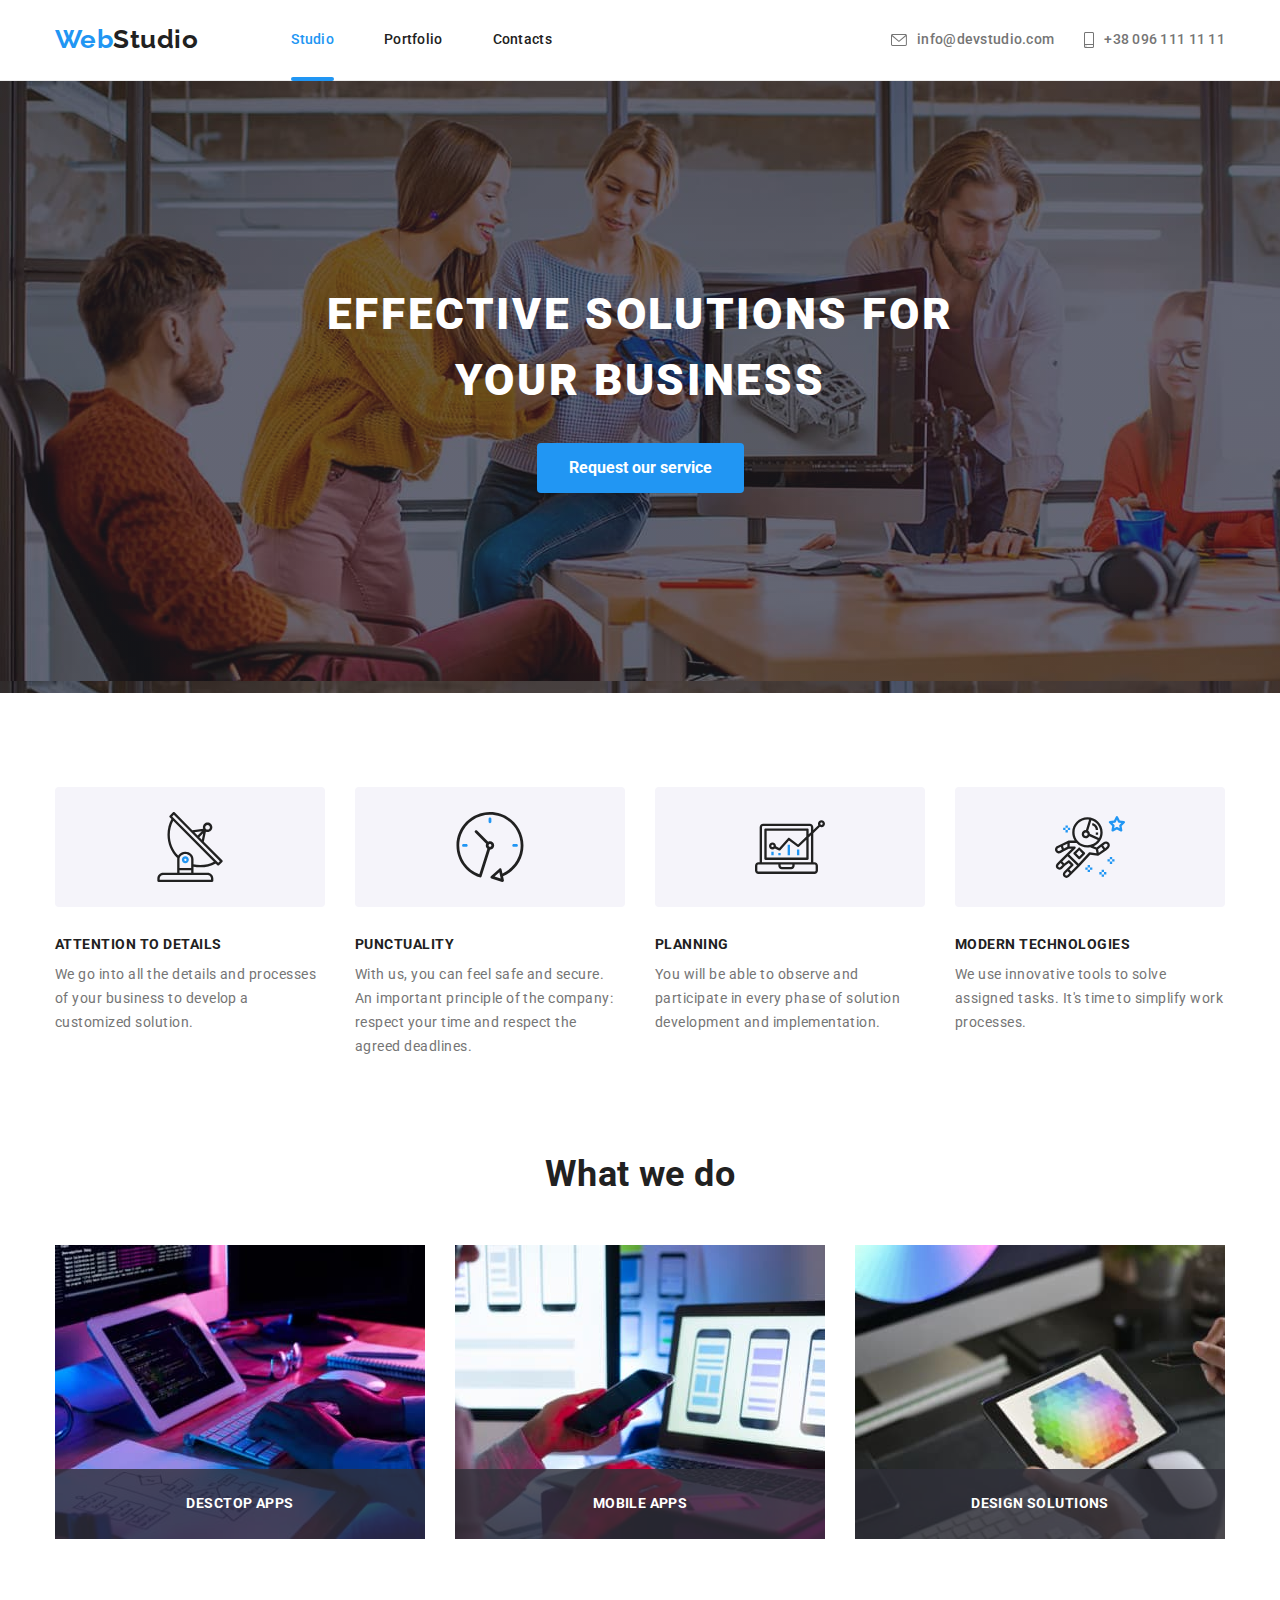
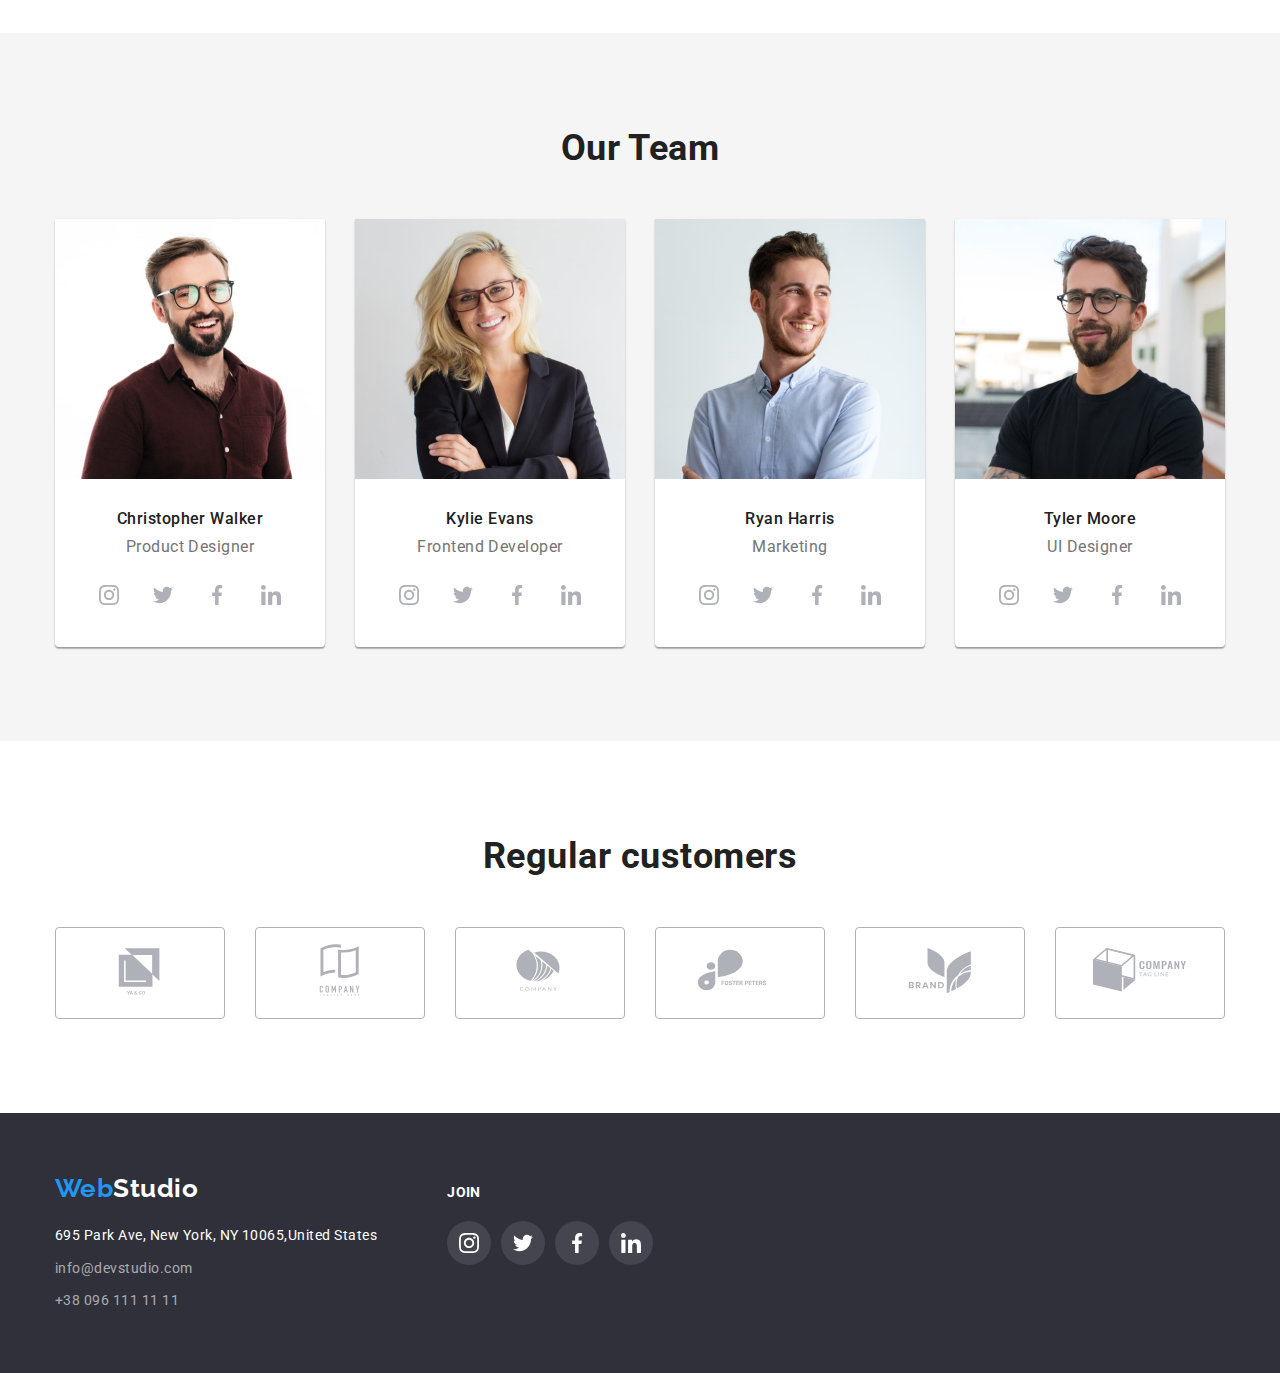
<file: index.html>
<!DOCTYPE html>
<html lang="en">
    <head>
        <meta charset="UTF-8" />
        <meta http-equiv="X-UA-Compatible" content="IE=edge" />
        <meta name="viewport" content="width=device-width, initial-scale=1.0" />
        <meta name="description" content="Ефективні рішення для вашого бізнесу" />
        <link rel="preconnect" href="https://fonts.googleapis.com" />
        <link rel="preconnect" href="https://fonts.gstatic.com" crossorigin />
        <link
            href="https://fonts.googleapis.com/css2?family=Raleway:wght@700&family=Roboto:wght@400;500;700;900&display=swap"
            rel="stylesheet"
        />
        <link
            rel="stylesheet"
            href="https://cdnjs.cloudflare.com/ajax/libs/modern-normalize/1.1.0/modern-normalize.css"
            integrity="sha512-Y0MM+V6ymRKN2zStTqzQ227DWhhp4Mzdo6gnlRnuaNCbc+YN/ZH0sBCLTM4M0oSy9c9VKiCvd4Jk44aCLrNS5Q=="
            crossorigin="anonymous"
            referrerpolicy="no-referrer"
        />
        <link rel="stylesheet" href="./css/styles.css " />
        <title>WebStudio</title>
    </head>
    <body>
        <header class="page-header">
            <div class="container page-header__container flex-container">
                <nav class="nav page-header__nav flex-container">
                    <a href="./index.html" class="nav__logo logo"> <span class="logo__label">Web</span>Studio</a>
                    <ul class="nav__list flex-container">
                        <li class="nav__item">
                            <a href="#" class="nav__link nav--current">Studio</a>
                        </li>
                        <li class="nav__item">
                            <a href="./portfolio.html" class="nav__link">Portfolio</a>
                        </li>
                        <li class="nav__item">
                            <a href="" class="nav__link">Contacts</a>
                        </li>
                    </ul>
                </nav>

                <ul class="contacts page-header__contacts flex-container">
                    <li class="contacts__item">
                        <a href="mailto:info@devstudio.com" class="contacts__link flex-container">
                            <svg width="16" height="12" class="contacts__icon" width="16" height="12">
                                <use href="./images/iconn.svg#icon-envelope"></use>
                            </svg>
                            info@devstudio.com
                        </a>
                    </li>
                    <li class="contacts__item">
                        <a href="tel:+380961111111" class="contacts__link flex-container">
                            <svg class="contacts__icon" width="10" height="16">
                                <use href="./images/iconn.svg#icon-smartphone"></use>
                            </svg>
                            +38 096 111 11 11
                        </a>
                    </li>
                </ul>
            </div>
        </header>

        <main>
            <section class="preview">
                <div class="preview__image-wrapper">
                    <div class="container preview__container">
                        <h1 class="preview__title">EFFECTIVE SOLUTIONS FOR YOUR BUSINESS</h1>
                        <button class="preview__button" type="button" data-modal-open>Request our service</button>
                    </div>
                </div>
            </section>
            <section class="advantages section">
                <div class="container">
                    <h2 class="visually-hidden">Advantages</h2>
                    <ul class="advantages__list flex-container">
                        <li class="advantages__item">
                            <div class="advantages__icon flex-container">
                                <svg width="70" height="70"><use href="./images/iconn.svg#icon-antenna"></use></svg>
                            </div>
                            <h3 class="advantages__title">ATTENTION TO DETAILS</h3>
                            <p class="advantages__subtitle">
                                We go into all the details and processes of your business to develop a customized
                                solution.
                            </p>
                        </li>
                        <li class="advantages__item">
                            <div class="advantages__icon flex-container">
                                <svg width="70" height="70"><use href="./images/iconn.svg#icon-clock"></use></svg>
                            </div>
                            <h3 class="advantages__title">PUNCTUALITY</h3>
                            <p class="advantages__subtitle">
                                With us, you can feel safe and secure. An important principle of the company: respect
                                your time and respect the agreed deadlines.
                            </p>
                        </li>
                        <li class="advantages__item">
                            <div class="advantages__icon flex-container">
                                <svg width="70" height="70"><use href="./images/iconn.svg#icon-diagram"></use></svg>
                            </div>
                            <h3 class="advantages__title">PLANNING</h3>
                            <p class="advantages__subtitle">
                                You will be able to observe and participate in every phase of solution development and
                                implementation.
                            </p>
                        </li>
                        <li class="advantages__item">
                            <div class="advantages__icon flex-container">
                                <svg width="70" height="70">
                                    <use href="./images/iconn.svg#icon-astronaut"></use>
                                </svg>
                            </div>
                            <h3 class="advantages__title">MODERN TECHNOLOGIES</h3>
                            <p class="advantages__subtitle">
                                We use innovative tools to solve assigned tasks. It's time to simplify work processes.
                            </p>
                        </li>
                    </ul>
                </div>
            </section>
            <section class="work section">
                <div class="container">
                    <h2 class="work__title title--style">What we do</h2>
                    <ul class="work__list flex-container">
                        <li class="work__item">
                            <div class="work__photo-wrapper">
                                <img
                                    class="work__photo"
                                    src="./images/img1.jpg"
                                    alt="work with a computer"
                                    width="370"
                                    height="295"
                                />

                                <div class="work__description">
                                    <p class="work__description-style">Desctop apps</p>
                                </div>
                            </div>
                        </li>
                        <li class="work__item">
                            <div class="work__photo-wrapper">
                                <img
                                    class="work__photo"
                                    src="./images/img2.jpg"
                                    alt="work with interface"
                                    width="370"
                                    height="295"
                                />

                                <div class="work__description">
                                    <p class="work__description-style">Mobile apps</p>
                                </div>
                            </div>
                        </li>
                        <li class="work__item">
                            <div class="work__photo-wrapper">
                                <img
                                    class="work__photo"
                                    src="./images/img3.jpg"
                                    alt="design"
                                    width="370"
                                    height="295"
                                />

                                <div class="work__description">
                                    <p class="work__description-style">Design solutions</p>
                                </div>
                            </div>
                        </li>
                    </ul>
                </div>
            </section>
            <section class="workers section">
                <h2 class="workers__title title--style">Our Team</h2>
                <div class="container">
                    <ul class="workers__list flex-container">
                        <li class="workers__item">
                            <div class="workers__picture">
                                <img
                                    src="./images/workers/img(11).jpg"
                                    alt="Christopher Walker"
                                    width="270"
                                    height="260"
                                />
                            </div>
                            <div class="workers__text-wrapper">
                                <h3 class="workers__name">Christopher Walker</h3>
                                <p class="workers__profession">Product Designer</p>

                                <ul class="social-list workers__social-list flex-container">
                                    <li class="social-item workers__social-item">
                                        <a
                                            class="social-link workers__social-link flex-container"
                                            href="#"
                                            target="_blank"
                                            aria-label="instagram"
                                        >
                                            <svg class="social-icon workers__social-icon" width="20" height="20">
                                                <use href="./images/iconn.svg#icon-instagram"></use>
                                            </svg>
                                        </a>
                                    </li>
                                    <li class="social-item workers__social-item">
                                        <a
                                            class="social-link workers__social-link flex-container"
                                            href="#"
                                            target="_blank"
                                            aria-label="twitter"
                                        >
                                            <svg class="social-icon workers__social-icon" width="20" height="20">
                                                <use href="./images/iconn.svg#icon-twitter"></use>
                                            </svg>
                                        </a>
                                    </li>
                                    <li class="social-item workers__social-item">
                                        <a
                                            class="social-link workers__social-link flex-container"
                                            href="#"
                                            target="_blank"
                                            aria-label="facebook"
                                        >
                                            <svg class="social-icon workers__social-icon" width="20" height="20">
                                                <use href="./images/iconn.svg#icon-facebook"></use>
                                            </svg>
                                        </a>
                                    </li>
                                    <li class="social-item workers__social-item">
                                        <a
                                            class="social-link workers__social-link flex-container"
                                            href="#"
                                            target="_blank"
                                            aria-label="linkedin"
                                        >
                                            <svg class="social-icon workers__social-icon" width="20" height="20">
                                                <use href="./images/iconn.svg#icon-linkedin"></use>
                                            </svg>
                                        </a>
                                    </li>
                                </ul>
                            </div>
                        </li>
                        <li class="workers__item">
                            <div class="workers__picture">
                                <img
                                    src="./images/workers/img(12).jpg"
                                    alt="Christopher Walker"
                                    width="270"
                                    height="260"
                                />
                            </div>
                            <div class="workers__text-wrapper">
                                <h3 class="workers__name">Kylie Evans</h3>
                                <p class="workers__profession">Frontend Developer</p>

                                <ul class="social-list workers__social-list flex-container">
                                    <li class="social-item workers__social-item">
                                        <a
                                            class="social-link workers__social-link flex-container"
                                            href="#"
                                            target="_blank"
                                            aria-label="instagram"
                                        >
                                            <svg class="social-icon workers__social-icon" width="20" height="20">
                                                <use href="./images/iconn.svg#icon-instagram"></use>
                                            </svg>
                                        </a>
                                    </li>
                                    <li class="social-item workers__social-item">
                                        <a
                                            class="social-link workers__social-link flex-container"
                                            href="#"
                                            target="_blank"
                                            aria-label="twitter"
                                        >
                                            <svg class="social-icon workers__social-icon" width="20" height="20">
                                                <use href="./images/iconn.svg#icon-twitter"></use>
                                            </svg>
                                        </a>
                                    </li>
                                    <li class="social-item workers__social-item">
                                        <a
                                            class="social-link workers__social-link flex-container"
                                            href="#"
                                            target="_blank"
                                            aria-label="facebook"
                                        >
                                            <svg class="social-icon workers__social-icon" width="20" height="20">
                                                <use href="./images/iconn.svg#icon-facebook"></use>
                                            </svg>
                                        </a>
                                    </li>
                                    <li class="social-item workers__social-item">
                                        <a
                                            class="social-link workers__social-link flex-container"
                                            href="#"
                                            target="_blank"
                                            aria-label="linkedin"
                                        >
                                            <svg class="social-icon workers__social-icon" width="20" height="20">
                                                <use href="./images/iconn.svg#icon-linkedin"></use>
                                            </svg>
                                        </a>
                                    </li>
                                </ul>
                            </div>
                        </li>
                        <li class="workers__item">
                            <div class="workers__picture">
                                <img
                                    src="./images/workers/img(13).jpg"
                                    alt="Christopher Walker"
                                    width="270"
                                    height="260"
                                />
                            </div>
                            <div class="workers__text-wrapper">
                                <h3 class="workers__name">Ryan Harris</h3>
                                <p class="workers__profession">Marketing</p>

                                <ul class="social-list workers__social-list flex-container">
                                    <li class="social-item workers__social-item">
                                        <a
                                            class="social-link workers__social-link flex-container"
                                            href="#"
                                            target="_blank"
                                            aria-label="instagram"
                                        >
                                            <svg class="social-icon workers__social-icon" width="20" height="20">
                                                <use href="./images/iconn.svg#icon-instagram"></use>
                                            </svg>
                                        </a>
                                    </li>
                                    <li class="social-item workers__social-item">
                                        <a
                                            class="social-link workers__social-link flex-container"
                                            href="#"
                                            target="_blank"
                                            aria-label="twitter"
                                        >
                                            <svg class="social-icon workers__social-icon" width="20" height="20">
                                                <use href="./images/iconn.svg#icon-twitter"></use>
                                            </svg>
                                        </a>
                                    </li>
                                    <li class="social-item workers__social-item">
                                        <a
                                            class="social-link workers__social-link flex-container"
                                            href="#"
                                            target="_blank"
                                            aria-label="facebook"
                                        >
                                            <svg class="social-icon workers__social-icon" width="20" height="20">
                                                <use href="./images/iconn.svg#icon-facebook"></use>
                                            </svg>
                                        </a>
                                    </li>
                                    <li class="social-item workers__social-item">
                                        <a
                                            class="social-link workers__social-link flex-container"
                                            href="#"
                                            target="_blank"
                                            aria-label="linkedin"
                                        >
                                            <svg class="social-icon workers__social-icon" width="20" height="20">
                                                <use href="./images/iconn.svg#icon-linkedin"></use>
                                            </svg>
                                        </a>
                                    </li>
                                </ul>
                            </div>
                        </li>
                        <li class="workers__item">
                            <div class="workers__picture">
                                <img
                                    src="./images/workers/img(14).jpg"
                                    alt="Christopher Walker"
                                    width="270"
                                    height="260"
                                />
                            </div>
                            <div class="workers__text-wrapper">
                                <h3 class="workers__name">Tyler Moore</h3>
                                <p class="workers__profession">UI Designer</p>

                                <ul class="social-list workers__social-list flex-container">
                                    <li class="social-item workers__social-item">
                                        <a
                                            class="social-link workers__social-link flex-container"
                                            href="#"
                                            target="_blank"
                                            aria-label="instagram"
                                        >
                                            <svg class="social-icon workers__social-icon" width="20" height="20">
                                                <use href="./images/iconn.svg#icon-instagram"></use>
                                            </svg>
                                        </a>
                                    </li>
                                    <li class="social-item workers__social-item">
                                        <a
                                            class="social-link workers__social-link flex-container"
                                            href="#"
                                            target="_blank"
                                            aria-label="twitter"
                                        >
                                            <svg class="social-icon workers__social-icon" width="20" height="20">
                                                <use href="./images/iconn.svg#icon-twitter"></use>
                                            </svg>
                                        </a>
                                    </li>
                                    <li class="social-item workers__social-item">
                                        <a
                                            class="social-link workers__social-link flex-container"
                                            href="#"
                                            target="_blank"
                                            aria-label="facebook"
                                        >
                                            <svg class="social-icon workers__social-icon" width="20" height="20">
                                                <use href="./images/iconn.svg#icon-facebook"></use>
                                            </svg>
                                        </a>
                                    </li>
                                    <li class="social-item workers__social-item">
                                        <a
                                            class="social-link workers__social-link flex-container"
                                            href="#"
                                            target="_blank"
                                            aria-label="linkedin"
                                        >
                                            <svg class="social-icon workers__social-icon" width="20" height="20">
                                                <use href="./images/iconn.svg#icon-linkedin"></use>
                                            </svg>
                                        </a>
                                    </li>
                                </ul>
                            </div>
                        </li>
                    </ul>
                </div>
            </section>
            <section class="costumer section">
                <div class="container">
                    <h2 class="costumer__title title--style">Regular customers</h2>
                    <ul class="costumers__list flex-container">
                        <li>
                            <a href="" class="costumer__link"
                                ><div class="costumer__bg">
                                    <svg class="costumer__logo" width="106" height="60">
                                        <use href="./images/iconn.svg#icon-logo1"></use>
                                    </svg></div
                            ></a>
                        </li>
                        <li>
                            <a href="" class="costumer__link">
                                <div class="costumer__bg">
                                    <svg class="costumer__logo" width="106" height="60">
                                        <use href="./images/iconn.svg#icon-logo2"></use>
                                    </svg></div
                            ></a>
                        </li>
                        <li>
                            <a href="" class="costumer__link">
                                <div class="costumer__bg">
                                    <svg class="costumer__logo" width="106" height="60">
                                        <use href="./images/iconn.svg#icon-logo3"></use>
                                    </svg></div
                            ></a>
                        </li>
                        <li>
                            <a href="" class="costumer__link">
                                <div class="costumer__bg">
                                    <svg class="costumer__logo" width="106" height="60">
                                        <use href="./images/iconn.svg#icon-logo4"></use>
                                    </svg></div
                            ></a>
                        </li>
                        <li>
                            <a href="" class="costumer__link">
                                <div class="costumer__bg">
                                    <svg class="costumer__logo" width="106" height="60">
                                        <use href="./images/iconn.svg#icon-logo5"></use>
                                    </svg></div
                            ></a>
                        </li>
                        <li>
                            <a href="" class="costumer__link">
                                <div class="costumer__bg">
                                    <svg class="costumer__logo" width="106" height="60">
                                        <use href="./images/iconn.svg#icon-logo6"></use>
                                    </svg></div
                            ></a>
                        </li>
                    </ul>
                </div>
            </section>
        </main>

        <footer class="footer">
            <div class="footer__container container flex-container">
                <div class="footer__contacts-wrapper">
                    <a class="footer__logo logo" href="./index.html"><span class="logo__label">Web</span>Studio </a>
                    <address class="address">
                        <ul>
                            <li class="address__item">
                                <a
                                    class="address__street address__link--style"
                                    href="695ParkAve,NewYork,NY10065,UnitedStates"
                                    >695 Park Ave, New York, NY 10065,United States</a
                                >
                            </li>
                            <li class="address__item">
                                <a class="address__link address__link--style" href="mailto:info@devstudio.com"
                                    >info@devstudio.com</a
                                >
                            </li>
                            <li class="address__item">
                                <a class="address__link address__link--style" href="tel:+380961111111"
                                    >+38 096 111 11 11</a
                                >
                            </li>
                        </ul>
                    </address>
                </div>
                <div class="footer__joinbox joinbox">
                    <h3 class="joinbox__title">join</h3>
                    <ul class="joinbox__social-list flex-container">
                        <li class="social-item joinbox__social-item">
                            <a
                                class="social-link joinbox__social-link flex-container"
                                href="#"
                                target="_blank"
                                aria-label="instagram"
                            >
                                <svg class="joinbox__social-icon" width="20" height="20">
                                    <use href="./images/iconn.svg#icon-instagram"></use>
                                </svg>
                            </a>
                        </li>
                        <li class="social-item joinbox__social-item">
                            <a
                                class="social-link joinbox__social-link flex-container"
                                href="#"
                                target="_blank"
                                aria-label="twitter"
                            >
                                <svg class="joinbox__social-icon" width="20" height="20">
                                    <use href="./images/iconn.svg#icon-twitter"></use>
                                </svg>
                            </a>
                        </li>
                        <li class="social-item joinbox__social-item">
                            <a
                                class="social-link joinbox__social-link flex-container"
                                href="#"
                                target="_blank"
                                aria-label="facebook"
                            >
                                <svg class="joinbox__social-icon" width="20" height="20">
                                    <use href="./images/iconn.svg#icon-facebook"></use>
                                </svg>
                            </a>
                        </li>
                        <li class="social-item joinbox__social-item">
                            <a
                                class="social-link joinbox__social-link flex-container"
                                href="#"
                                target="_blank"
                                aria-label="linkedin"
                            >
                                <svg class="joinbox__social-icon" width="20" height="20">
                                    <use href="./images/iconn.svg#icon-linkedin"></use>
                                </svg>
                            </a>
                        </li>
                    </ul>
                </div>
            </div>
        </footer>

        <div class="backdrop is-hidden" data-modal>
            <div class="modal">
                <button data-modal-close class="modal-close-button">
                    <svg class="modal-close-icon" width="18" height="18">
                        <use href="./images/iconn.svg#icon-close-black"></use>
                    </svg>
                </button>
            </div>
        </div>
        <script src="./js/modal.js"></script>
    </body>
</html>
</file>
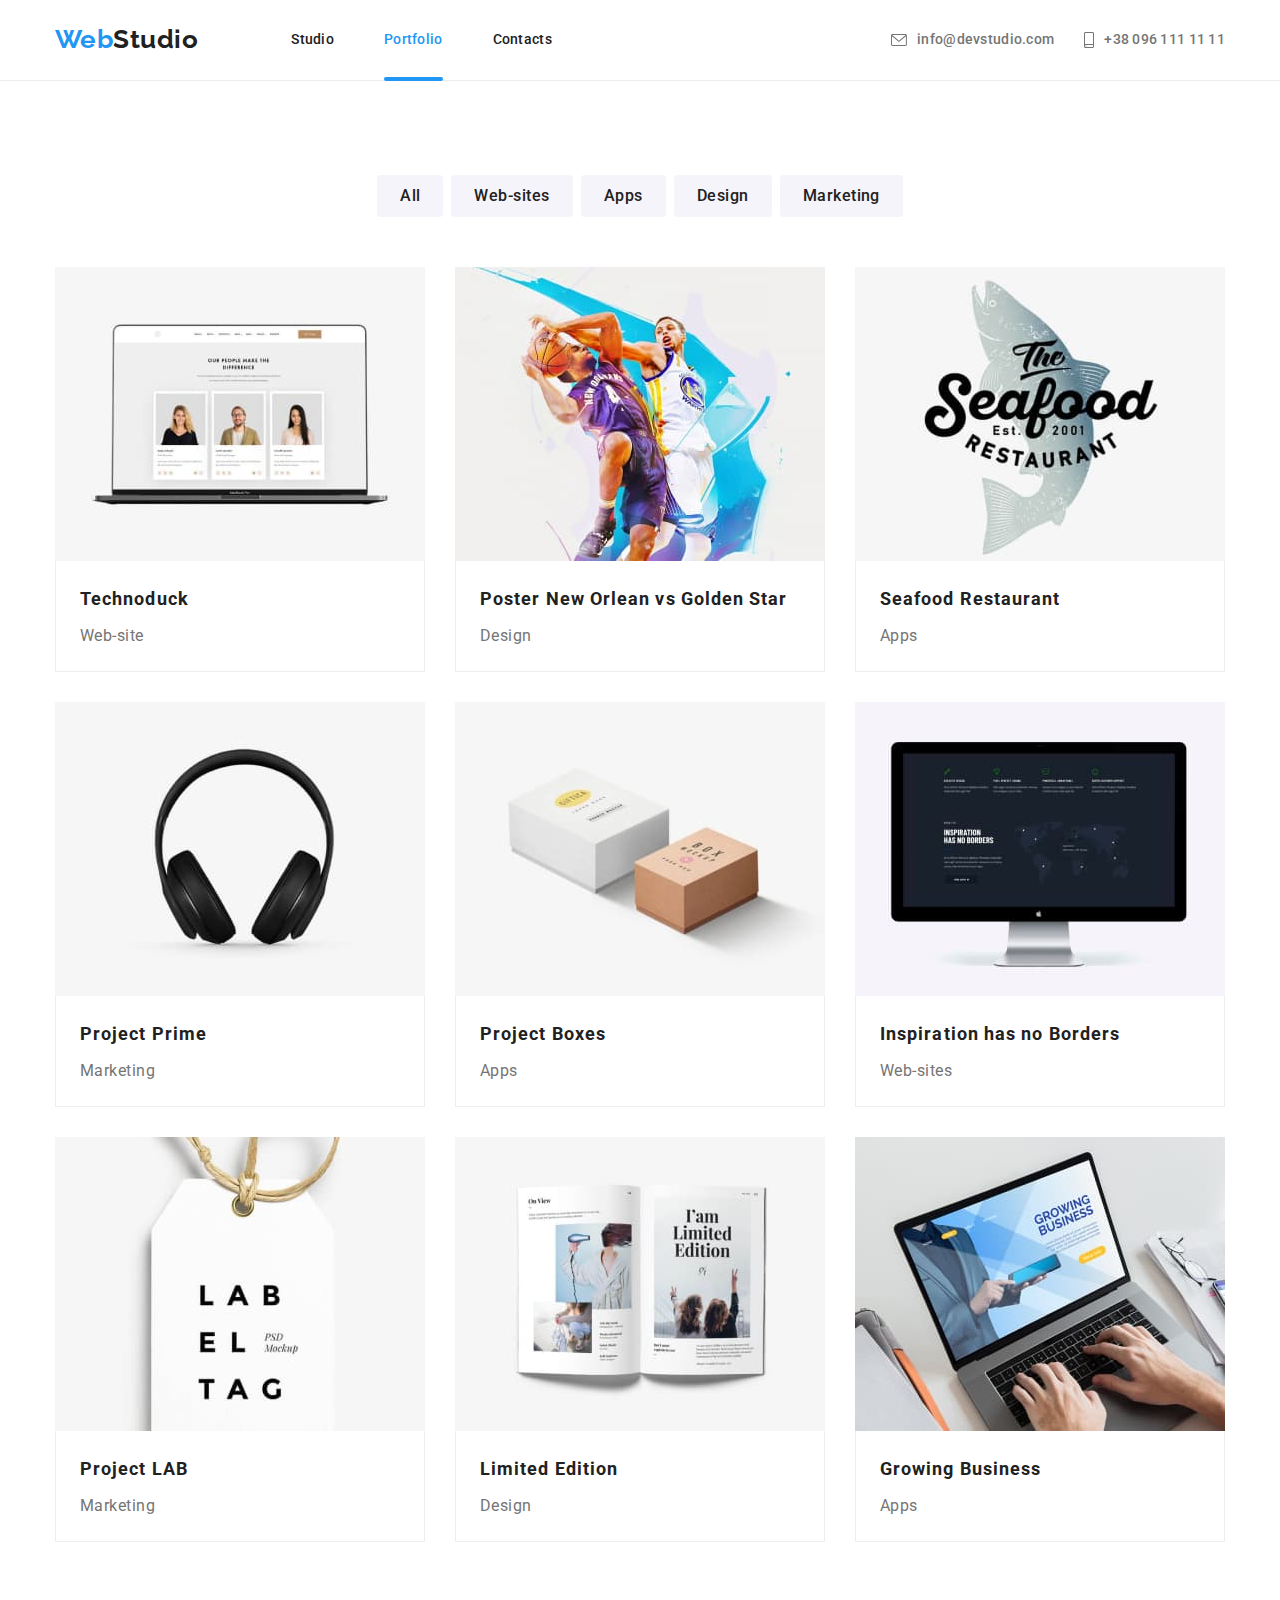
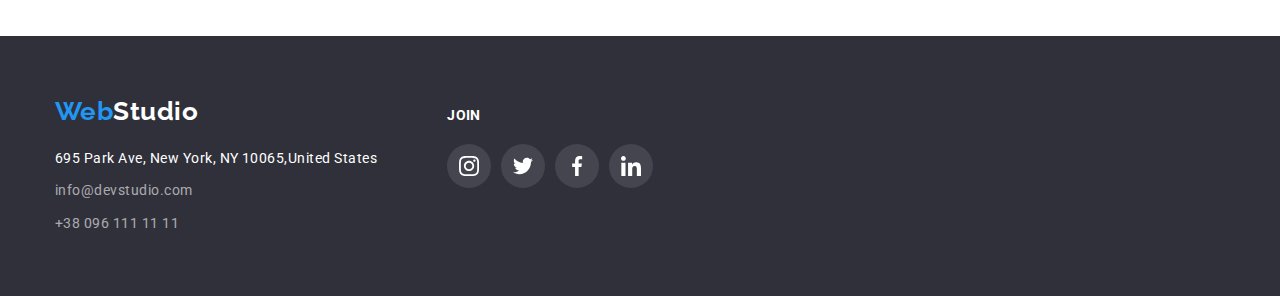
<file: portfolio.html>
<!DOCTYPE html>
<html lang="en">
  <head>
    <meta charset="UTF-8" />
    <meta http-equiv="X-UA-Compatible" content="IE=edge" />
    <meta name="viewport" content="width=device-width, initial-scale=1.0" />
    <meta name="description" content="Ефективні рішення для вашого бізнесу" />
    <title>Document</title>
    <link
      href="https://fonts.googleapis.com/css2?family=Raleway:wght@700&family=Roboto:wght@400;500;700;900&display=swap"
      rel="stylesheet"
    />
    <link rel="stylesheet" href="./css/styles.css " />
  </head>
  <body>
    <header class="page-header">
      <div class="container page-header__container flex-container">
        <nav class="nav page-header__nav flex-container">
          <a href="./index.html" class="nav__logo logo">
            <span class="logo__label">Web</span>Studio</a
          >
          <ul class="nav__list flex-container">
            <li class="nav__item">
              <a href="./index.html" class="nav__link">Studio</a>
            </li>
            <li class="nav__item">
              <a href="#" class="nav__link nav--current">Portfolio</a>
            </li>
            <li class="nav__item">
              <a href="" class="nav__link">Contacts</a>
            </li>
          </ul>
        </nav>

        <ul class="contacts page-header__contacts flex-container">
          <li class="contacts__item">
            <a
              href="mailto:info@devstudio.com"
              class="contacts__link flex-container"
            >
              <svg
                width="16"
                height="12"
                class="contacts__icon"
                width="16"
                height="12"
              >
                <use href="./images/iconn.svg#icon-envelope"></use>
              </svg>
              info@devstudio.com
            </a>
          </li>
          <li class="contacts__item">
            <a href="tel:+380961111111" class="contacts__link flex-container">
              <svg class="contacts__icon" width="10" height="16">
                <use href="./images/iconn.svg#icon-smartphone"></use>
              </svg>
              +38 096 111 11 11
            </a>
          </li>
        </ul>
      </div>
    </header>

    <main>
      <section class="section">
        <h1 class="section-title visually-hidden">Portfolio</h1>

        <div class="container">
          <ul class="btn-list">
            <li class="btn">
              <button type="button" class="button-grey">All</button>
            </li>
            <li class="btn">
              <button type="button" class="button-grey">Web-sites</button>
            </li>
            <li class="btn">
              <button type="button" class="button-grey">Apps</button>
            </li>
            <li class="btn">
              <button type="button" class="button-grey">Design</button>
            </li>
            <li class="btn">
              <button type="button" class="button-grey">Marketing</button>
            </li>
          </ul>

          <ul class="projects">
            <li class="flex-element">
              <a href="" class="link">
                <div class="thumb">
                  <img
                    src="./images/portfolio/img11.jpg"
                    alt="photo project"
                    width="370"
                    height="294"
                  />
                  <div class="text-box">
                    <p class="project-description">
                      Ресурс пропонує комплексні пропозиції з різним рівнем
                      функціоналу та сервісів. Все це дозволить відвідувачу
                      отримати вичерпні відомості про компанію чи приватну
                      особу.
                    </p>
                  </div>
                </div>
                <div class="projects-border">
                  <h2 class="project-title">Technoduck</h2>
                  <p class="type">Web-site</p>
                </div></a
              >
            </li>
            <li class="flex-element">
              <a href="" class="link">
                <div class="thumb">
                  <img
                    src="./images/portfolio/img12.jpg"
                    alt="photo project"
                    width="370"
                    height="294"
                  />
                  <div class="text-box">
                    <p class="project-description">
                      Ресурс пропонує комплексні пропозиції з різним рівнем
                      функціоналу та сервісів. Все це дозволить відвідувачу
                      отримати вичерпні відомості про компанію чи приватну
                      особу.
                    </p>
                  </div>
                </div>
                <div class="projects-border">
                  <h2 class="project-title">
                    Poster New Orlean vs Golden Star
                  </h2>
                  <p class="type">Design</p>
                </div></a
              >
            </li>
            <li class="flex-element">
              <a href="" class="link">
                <div class="thumb">
                  <img
                    src="./images/portfolio/img13.jpg"
                    alt="photo project"
                    width="370"
                    height="294"
                  />
                  <div class="text-box">
                    <p class="project-description">
                      Ресурс пропонує комплексні пропозиції з різним рівнем
                      функціоналу та сервісів. Все це дозволить відвідувачу
                      отримати вичерпні відомості про компанію чи приватну
                      особу.
                    </p>
                  </div>
                </div>
                <div class="projects-border">
                  <h2 class="project-title">Seafood Restaurant</h2>
                  <p class="type">Apps</p>
                </div></a
              >
            </li>
            <li class="flex-element">
              <a href="" class="link">
                <div class="thumb">
                  <img
                    src="./images/portfolio/img21.jpg"
                    alt="photo project"
                    width="370"
                    height="294"
                  />
                  <div class="text-box">
                    <p class="project-description">
                      Ресурс пропонує комплексні пропозиції з різним рівнем
                      функціоналу та сервісів. Все це дозволить відвідувачу
                      отримати вичерпні відомості про компанію чи приватну
                      особу.
                    </p>
                  </div>
                </div>
                <div class="projects-border">
                  <h2 class="project-title">Project Prime</h2>
                  <p class="type">Marketing</p>
                </div></a
              >
            </li>
            <li class="flex-element">
              <a href="" class="link">
                <div class="thumb">
                  <img
                    src="./images/portfolio/img22.jpg"
                    alt="photo project"
                    width="370"
                    height="294"
                  />
                  <div class="text-box">
                    <p class="project-description">
                      Ресурс пропонує комплексні пропозиції з різним рівнем
                      функціоналу та сервісів. Все це дозволить відвідувачу
                      отримати вичерпні відомості про компанію чи приватну
                      особу.
                    </p>
                  </div>
                </div>
                <div class="projects-border">
                  <h2 class="project-title">Project Boxes</h2>
                  <p class="type">Apps</p>
                </div></a
              >
            </li>
            <li class="flex-element">
              <a href="" class="link">
                <div class="thumb">
                  <img
                    src="./images/portfolio/img23.jpg"
                    alt="photo project"
                    width="370"
                    height="294"
                  />
                  <div class="text-box">
                    <p class="project-description">
                      Ресурс пропонує комплексні пропозиції з різним рівнем
                      функціоналу та сервісів. Все це дозволить відвідувачу
                      отримати вичерпні відомості про компанію чи приватну
                      особу.
                    </p>
                  </div>
                </div>
                <div class="projects-border">
                  <h2 class="project-title">Inspiration has no Borders</h2>
                  <p class="type">Web-sites</p>
                </div></a
              >
            </li>
            <li class="flex-element">
              <a href="" class="link">
                <div class="thumb">
                  <img
                    src="./images/portfolio/img32.jpg"
                    alt="photo project"
                    width="370"
                    height="294"
                  />
                  <div class="text-box">
                    <p class="project-description">
                      Ресурс пропонує комплексні пропозиції з різним рівнем
                      функціоналу та сервісів. Все це дозволить відвідувачу
                      отримати вичерпні відомості про компанію чи приватну
                      особу.
                    </p>
                  </div>
                </div>
                <div class="projects-border">
                  <h2 class="project-title">Project LAB</h2>
                  <p class="type">Marketing</p>
                </div></a
              >
            </li>
            <li class="flex-element">
              <a href="" class="link">
                <div class="thumb">
                  <img
                    src="./images/portfolio/img31.jpg"
                    alt="photo project"
                    width="370"
                    height="294"
                  />
                  <div class="text-box">
                    <p class="project-description">
                      Ресурс пропонує комплексні пропозиції з різним рівнем
                      функціоналу та сервісів. Все це дозволить відвідувачу
                      отримати вичерпні відомості про компанію чи приватну
                      особу.
                    </p>
                  </div>
                </div>
                <div class="projects-border">
                  <h2 class="project-title">Limited Edition</h2>
                  <p class="type">Design</p>
                </div></a
              >
            </li>
            <li class="flex-element">
              <a href="" class="link">
                <div class="thumb">
                  <img
                    src="./images/portfolio/img33.jpg"
                    alt="photo project"
                    width="370"
                    height="294"
                  />
                  <div class="text-box">
                    <p class="project-description">
                      Ресурс пропонує комплексні пропозиції з різним рівнем
                      функціоналу та сервісів. Все це дозволить відвідувачу
                      отримати вичерпні відомості про компанію чи приватну
                      особу.
                    </p>
                  </div>
                </div>
                <div class="projects-border">
                  <h2 class="project-title">Growing Business</h2>
                  <p class="type">Apps</p>
                </div></a
              >
            </li>
          </ul>
        </div>
      </section>
    </main>
    <footer class="footer">
      <div class="footer__container container flex-container">
        <div class="footer__contacts-wrapper">
          <a class="footer__logo logo" href="./index.html"
            ><span class="logo__label">Web</span>Studio
          </a>
          <address class="address">
            <ul>
              <li class="address__item">
                <a
                  class="address__street address__link--style"
                  href="695ParkAve,NewYork,NY10065,UnitedStates"
                  >695 Park Ave, New York, NY 10065,United States</a
                >
              </li>
              <li class="address__item">
                <a
                  class="address__link address__link--style"
                  href="mailto:info@devstudio.com"
                  >info@devstudio.com</a
                >
              </li>
              <li class="address__item">
                <a
                  class="address__link address__link--style"
                  href="tel:+380961111111"
                  >+38 096 111 11 11</a
                >
              </li>
            </ul>
          </address>
        </div>
        <div class="footer__joinbox joinbox">
          <h3 class="joinbox__title">join</h3>
          <ul class="joinbox__social-list flex-container">
            <li class="social-item joinbox__social-item">
              <a
                class="social-link joinbox__social-link flex-container"
                href="#"
                target="_blank"
                aria-label="instagram"
              >
                <svg class="joinbox__social-icon" width="20" height="20">
                  <use href="./images/iconn.svg#icon-instagram"></use>
                </svg>
              </a>
            </li>
            <li class="social-item joinbox__social-item">
              <a
                class="social-link joinbox__social-link flex-container"
                href="#"
                target="_blank"
                aria-label="twitter"
              >
                <svg class="joinbox__social-icon" width="20" height="20">
                  <use href="./images/iconn.svg#icon-twitter"></use>
                </svg>
              </a>
            </li>
            <li class="social-item joinbox__social-item">
              <a
                class="social-link joinbox__social-link flex-container"
                href="#"
                target="_blank"
                aria-label="facebook"
              >
                <svg class="joinbox__social-icon" width="20" height="20">
                  <use href="./images/iconn.svg#icon-facebook"></use>
                </svg>
              </a>
            </li>
            <li class="social-item joinbox__social-item">
              <a
                class="social-link joinbox__social-link flex-container"
                href="#"
                target="_blank"
                aria-label="linkedin"
              >
                <svg class="joinbox__social-icon" width="20" height="20">
                  <use href="./images/iconn.svg#icon-linkedin"></use>
                </svg>
              </a>
            </li>
          </ul>
        </div>
      </div>
    </footer>
  </body>
</html>
</file>
<file: css/styles.css>
:root {
	--primary-text-color: #757575;
	--title-text-color: #212121;
	--accent-color: #2196f3;
	--main-bg-color: #f5f5f5;
	--secondary-bg-color: #f5f4fa;
	--dark-bg-color: #2f303a;
	--white-text-color: #ffffff;
	--black: #000000;
	--bg-preview:#C4C4C4;
}

html {
	box-sizing: border-box;
}

*,
*::before,
*::after {
	box-sizing: inherit;
}

body {
	margin: 0;
	background-color: var(--white-text-color);
	color: var(--primary-text-color);
	font-family: Roboto, sans-serif;
	letter-spacing: 0.03em;
}
ul, ol, li {
	list-style: none;
	padding: 0;
	margin: 0;
}
a {
	text-decoration: none;
	color: inherit;
}
h1,
h2,
h3,
h4,
h5,
h6,
p {
    margin: 0;
}
address {
    font-style: normal;
}
button {
	font-family: inherit;
	padding: 0;
	margin: 0;
}
img {
	display: block;
	max-width: 100%;
	height: auto;
}

/* main styles */
.section {
	padding: 94px 0;
}
.container {
	max-width: 1200px;
	margin: 0 auto;
	padding: 0 15px;
	outline: 1px solid transparent;
}
.flex-container {
	display: flex;
}
.title--style {
	margin-bottom: 50px;
	color: var(--title-text-color);
	font-weight: 700;
	font-size: 36px;
	line-height: 1.17;
	text-align: center;
}
/* main styles end */




/* header */
.page-header {
	border-bottom: 1px solid #ececec;
}
.page-header__container {
	align-items: center;
}
.page-header__nav {
	align-items: center;
}
.logo {
	font-family: 'Raleway';
	font-weight: 700;
	font-size: 26px;
	line-height: 1.19;
	text-decoration: none; 
}
.logo__label {
	color: var(--accent-color);
}
.nav__logo {
	color: var(--title-text-color);
	padding: 24px 0 25px 0;
}

.nav__list{
	margin-left: 93px;
	align-items: center;
}
.nav__item:not(:last-child) {
    margin-right: 50px;
}
.nav__link {
	display: inline-block;
	position: relative;
	color: var(--title-text-color);
	font-weight: 500;
	font-size: 14px;
	line-height: 1.14;
	letter-spacing: 0.02em;
	text-decoration: none;
	padding: 32px 0;
	transition: color 250ms cubic-bezier(0.4, 0, 0.2, 1);
}
.nav__link::after {
	position: absolute;
	content: "";
	left: 0;
	bottom: -1px;
	height: 4px;
	width: 0%;
	border-radius: 2px;
	background-color: var(--accent-color);
	transition: width 250ms cubic-bezier(0.4, 0, 0.2, 1);
}
.nav__link:hover,
.nav__link:focus {
    color: var(--accent-color);
}
.nav__link:hover::after,
.nav__link:focus::after {
	width: 100%;
}
.nav--current {
    color: var(--accent-color);
}
.nav--current::after {
	width: 100%;
}


.page-header__contacts {
	margin-left: auto;
	margin-right: 0;
}
.contacts__item:not(:first-child) {
    margin-left: 30px;
}
.contacts__link {
	align-items: center;
	color: var(--primary-text-color);
	font-weight: 500;
	font-size: 14px;
	line-height: 1.14;
	letter-spacing: 0.02em;
	text-decoration: none;
	padding: 32px 0;
	transition: color 250ms cubic-bezier(0.4, 0, 0.2, 1);
}
.contacts__link:hover,
.contacts__link:focus {
    color: var(--accent-color);
}
.contacts__icon {
	fill: currentColor;
	margin-right: 10px;
}
/* header end */


/* index preview-section */
.preview__image-wrapper {
	max-width: 1600px;
	padding: 200px 0;
	margin: 0 auto;
	background: linear-gradient(#2F303A66, #2F303A66),
		url("../images/herooptim.jpg"), var(--bg-preview);
}
.preview__container {
    text-align: center;
}
.preview__title {
	max-width: 696px;
	margin: 0 auto 30px;
	text-align: center;
	color: var(--white-text-color);
	font-weight: 900;
	font-size: 44px;
	line-height: 1.5;
	letter-spacing: 0.06em;
	text-decoration: none;
}
.preview__button { 
	font-family: 'Roboto';
	padding: 10px 32px;
	border-radius: 4px;
	color: var(--white-text-color);
	background-color: var(--accent-color);
	font-weight: 700;
	font-size: 16px;
	line-height: 1.87;
	border: none;
	cursor: pointer;
	transition: background-color 250ms cubic-bezier(0.4, 0, 0.2, 1);
}
.preview__button:hover,
.preview__button:focus {
    background-color:#39a0f5;
}
/* preview-section end */


/* advantages-section */
.visually-hidden {
    position: absolute;
    white-space: nowrap;
    width: 1px;
    height: 1px;
    overflow: hidden;
    border: 0;
    padding: 0;
    clip: rect(0 0 0 0);
    clip-path: inset(50%);
    margin: -1px;
}
.advantages.section {
    padding-bottom: 0;
}
.advantages__item {
	max-width: 270px;
}
.advantages__item:not(:last-child) {
    margin-right: 30px;
}
.advantages__title {
	margin-bottom: 10px;
	color: var(--title-text-color);
	font-weight: 700;
	font-size: 14px;
	line-height: 1.14;
	text-transform: uppercase;
}
.advantages__subtitle {
	font-size: 14px;
	line-height: 1.71;
}
.advantages__icon {
	width: 270px;
	height:120px;
	margin-bottom: 30px;
	justify-content: center;
	align-items: center;
	background-color: var(--secondary-bg-color);
	border-radius: 4px;
}
/* advantages-section end */


/* work-section */
.work__item:not(:last-child) {
    margin-right: 30px;
}
.work__photo-wrapper {
	position: relative;
}
.work__description {
	position: absolute;
	left: 0;
	bottom: 0;
	width: 100%;
	height: 70px;
	display: flex;
	justify-content: center;
	align-items: center;
	background: rgba(47, 48, 58, 0.8);
}
.work__description-style {
font-weight: 700;
font-size: 14px;
line-height: 1.14;
letter-spacing: 0.03em;
text-transform: uppercase;
color: var(--white-text-color);
}
/* work-section end */


/* workers-section */
.workers {
	background-color: var(--main-bg-color);
}
.workers__item {
	background-color: var(--white-text-color);
	box-shadow: 0px 1px 3px rgba(0, 0, 0, 0.12), 0px 1px 1px rgba(0, 0, 0, 0.14), 0px 2px 1px rgba(0, 0, 0, 0.2);
	border-radius: 0px 0px 4px 4px;
}
.workers__item:not(:last-child) {
	margin-right: 30px;
}
.workers__text-wrapper {
    padding: 30px 0;
}
.workers__name {
	margin-bottom: 10px;
	color: var(--title-text-color);
	font-weight: 500;
	font-size: 16px;
	line-height: 1.19;
	text-align: center;
}
.workers__profession {
	font-size: 16px;
	line-height: 1.18;
	text-align: center;
	margin-bottom: 16px;
}
.workers__social-list {
	justify-content: center;
	align-items: center;
	gap: 10px;
}

.social-link {
	justify-content: center;
	align-items: center;
	width: 44px;
	height: 44px;
	border-radius: 50%;
	transition: color 250ms cubic-bezier(0.4, 0, 0.2, 1),
		background-color 250ms cubic-bezier(0.4, 0, 0.2, 1);
}
.social-link:hover,
.social-link:focus {
	background-color: var(--accent-color);
}
.workers__social-link {
	color: rgba(175, 177, 184, 1);
}
.workers__social-link:hover,
.workers__social-link:focus {
	color: var(--white-text-color);
}
.workers__social-icon {
	fill: currentColor;
}
/* workers-section end */


/* costumer-section */
.costumers__list {
	justify-content: center;
	gap: 30px;
}
.costumer__link {
	display: flex;
	justify-content: center;
	align-items: center;
	width: 170px;
	height: 92px;
	border: 1px solid #AFB1B8;
	border-radius: 4px;
	color: rgba(175, 177, 184, 1);
	transition: color 250ms cubic-bezier(0.4, 0, 0.2, 1),
		border-color 250ms cubic-bezier(0.4, 0, 0.2, 1);

}
.costumer__link:hover,
.costumer__link:focus {
	color: var(--accent-color);
	border-color: var(--accent-color);
}
.costumer__logo {
	fill: currentColor;

}
/* costumer-section end */


/* footer */
.footer {
	padding: 60px 0;
	background-color: var(--dark-bg-color);
}
.footer__container {
	align-items: baseline;
}
.footer__contacts-wrapper {
	margin-right: 70px;
}
.footer__logo {
	display: inline-block;
	color: var(--white-text-color);
	margin-bottom: 20px;
}
.address__item:not(:last-child) {
	margin-bottom: 9px;
}
.address__street {
	color: var(--white-text-color);
}
.address__link {
	color: rgba(255, 255, 255, 0.6);
}
.address__link--style {
	font-style: inherit;
	font-size: 14px;
	line-height: 1.7;
	text-decoration: none;
	transition: color 250ms cubic-bezier(0.4, 0, 0.2, 1);
}
.address__link--style:hover,
.address__link--style:focus {
    color: var(--accent-color);
}

.joinbox__title {
	font-weight: 700;
	font-size: 14px;
	line-height: 1.14;
	letter-spacing: 0.03em;
	text-transform: uppercase;
	color: var(--white-text-color);
	margin-bottom: 20px;
}
.joinbox__social-item:not(:last-child) {
	margin-right: 10px;
}
.joinbox__social-link {
	background-color: rgba(255, 255, 255, 0.1);
	color: var(--white-text-color);
}
.joinbox__social-icon {
	fill: currentColor;
}
/* footer end */








.btn-list {
  display: flex;
  margin-bottom: 50px;
  justify-content: center;
  
}

.btn-list .btn:not(:last-child) {
  margin-right: 8px;
}

.btn-list .btn:last-child {
  margin-right: 0;
}
.projects {
  padding: 0;
  display: flex;
  flex-wrap: wrap;
  gap: 30px;
}
.projects .project-title {
  font-weight: 700;
  font-size: 18px;
  line-height: 2;
  letter-spacing: 0.06em;
  color: #212121;
  margin-bottom: 4px;
}


.projects-border {
padding: 20px 24px;
border-color: #eeeeee ;
border-style: solid;
border-width: 0 1px 1px 1px ;
}



.type {
  color: var(--primary-text-color);
  font-size: 16px;
  line-height: 1.875;
  letter-spacing: 0.03em;
}














.flex-element .link {
	display: flex;
	flex-direction: column;
	transition: box-shadow 250ms cubic-bezier(0.4, 0, 0.2, 1);
}
.flex-element .link:hover,
.flex-element .link:focus{
	box-shadow: 0px 1px 1px rgba(0, 0, 0, 0.12),
		0px 4px 4px rgba(0, 0, 0, 0.06),
		1px 4px 6px rgba(0, 0, 0, 0.16);
}


.thumb {
	position : relative;
	overflow: hidden;
}

.text-box {
	position: absolute;
	display: flex;
	justify-content: center;
	align-items: center;
	padding: 0 24px;
	top:0;
	left: 0;
	width: 100%;
	height: 100%;
	padding: 0 24px;
	background-color: rgba(33, 150, 243, 0.9);
	transform: translateY(100%);
	transition: transform 250ms cubic-bezier(0.4, 0, 0.2, 1);
}

.flex-element .link:hover .text-box,
.flex-element .link:focus .text-box {
	transform: translateY(0%);
}
.button-grey {
	font-family: 'Roboto';
	display: block;
	color: var(--title-text-color);
	background-color: var(--secondary-bg-color);
	padding: 6px 22px;
	font-weight: 500;
	font-size: 16px;
	line-height: 1.73;
	border-radius: 4px;
	border: 1px solid transparent;
	text-align: center;
	letter-spacing: 0.03em;
	cursor: pointer;
	transition: color 250ms cubic-bezier(0.4, 0, 0.2, 1),
		background-color 250ms cubic-bezier(0.4, 0, 0.2, 1),
		box-shadow 250ms cubic-bezier(0.4, 0, 0.2, 1);
}
.button-grey:hover,
.button-grey:focus {
	color: #ffffff;
	background-color: #2196f3;
	box-shadow: 0px 3px 1px rgba(0, 0, 0, 0.1), 0px 1px 2px rgba(0, 0, 0, 0.08), 0px 2px 2px rgba(0, 0, 0, 0.12);
}
.project-description {
font-size: 18px;
line-height: 1.55;
letter-spacing: 0.03em;
color: var(--white-text-color);
}


/* modal window */
.backdrop {
	position: fixed;
	left: 0;
	top: 0;
	overflow-x: hidden;
	overflow-y: auto;
	width: 100%;
	height: 100%;
	opacity: 1;
	visibility: visible;
	background-color: rgba(0, 0, 0, 0.5);

}
.backdrop.is-hidden {
	visibility: hidden;
	opacity: 0;
	pointer-events: none;
}
.modal {
	position: absolute;
	width:528px;
	height: 581px;
	top: 50%;
	left: 50%;
	background-color: var(--secondary-bg-color);
	transform: translate(-50%, -50%);
	border-radius: 4px;
	box-shadow: 0px 1px 3px rgba(0, 0, 0, 0.12), 
	0px 1px 1px rgba(0, 0, 0, 0.14),
	0px 2px 1px rgba(0, 0, 0, 0.2);
}
.modal-close-button {
	position: absolute;
	display: flex;
	justify-content: center;
	align-items: center;
	width: 30px;
	height: 30px;
	border-radius: 50%;
	top: 8px;
	right: 8px;
	cursor: pointer;
	border: 1px solid rgba(0, 0, 0, 0.1);
	background-color: transparent;
}
/* modal window end */
</file>
